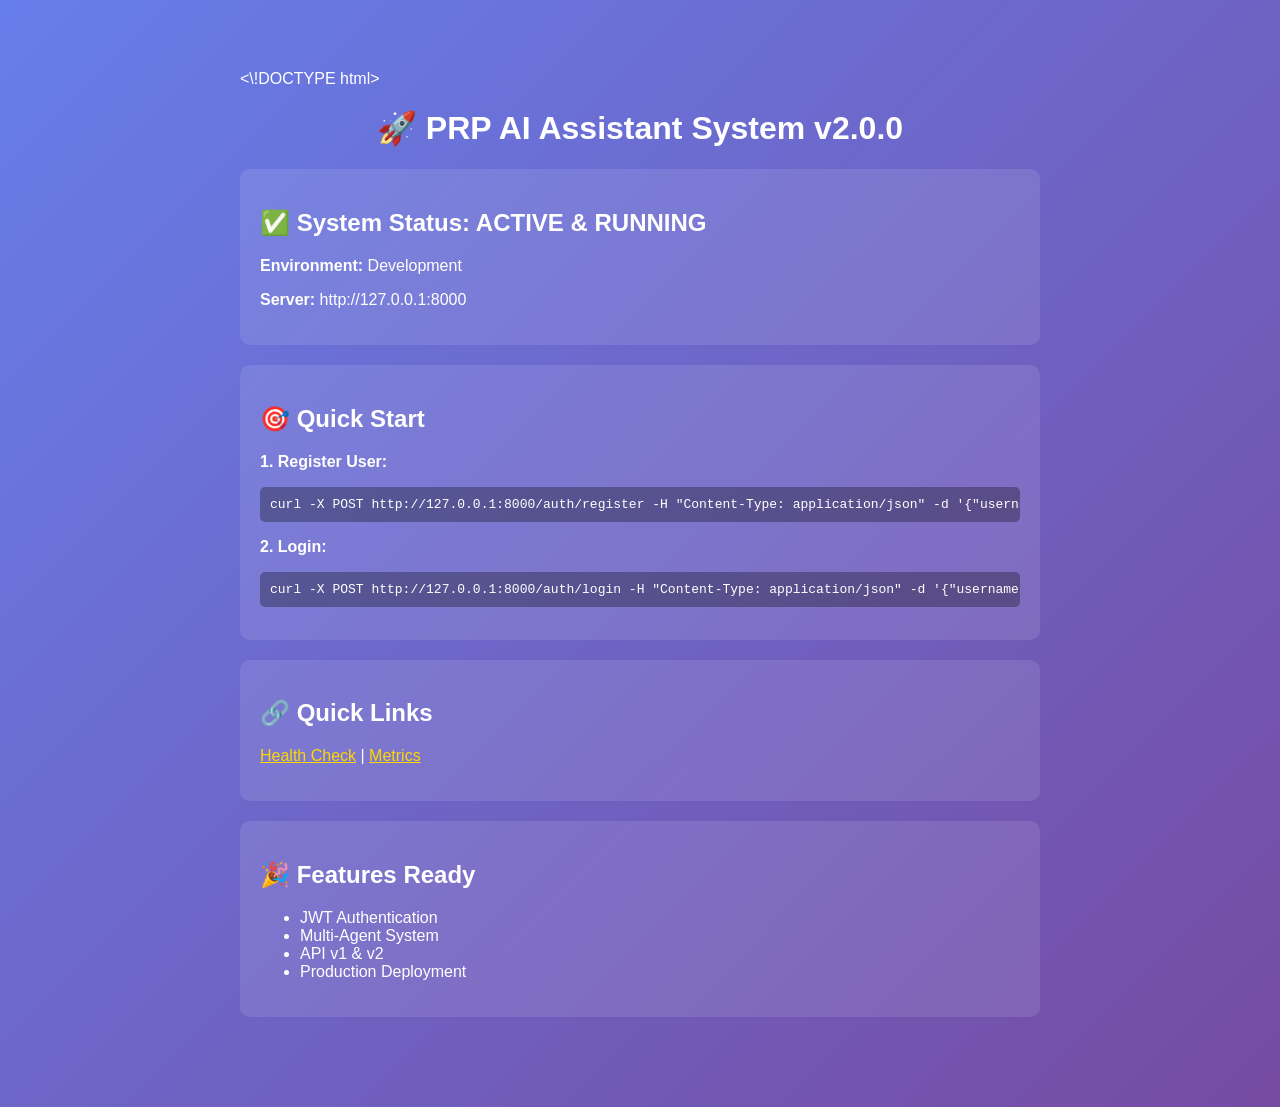
<file: simple_index.html>
<\!DOCTYPE html><html><head><title>PRP AI Assistant</title></head><body style='font-family: Arial; max-width: 800px; margin: 50px auto; padding: 20px; background: linear-gradient(135deg, #667eea 0%, #764ba2 100%); color: white; border-radius: 15px;'><h1 style='text-align: center;'>🚀 PRP AI Assistant System v2.0.0</h1><div style='background: rgba(255,255,255,0.1); padding: 20px; border-radius: 10px; margin: 20px 0;'><h2>✅ System Status: ACTIVE & RUNNING</h2><p><strong>Environment:</strong> Development</p><p><strong>Server:</strong> http://127.0.0.1:8000</p></div><div style='background: rgba(255,255,255,0.1); padding: 20px; border-radius: 10px; margin: 20px 0;'><h2>🎯 Quick Start</h2><p><strong>1. Register User:</strong></p><pre style='background: rgba(0,0,0,0.3); padding: 10px; border-radius: 5px; overflow-x: auto;'>curl -X POST http://127.0.0.1:8000/auth/register -H "Content-Type: application/json" -d '{"username": "admin", "email": "admin@example.com", "password": "securepass123", "role": "admin"}'</pre><p><strong>2. Login:</strong></p><pre style='background: rgba(0,0,0,0.3); padding: 10px; border-radius: 5px; overflow-x: auto;'>curl -X POST http://127.0.0.1:8000/auth/login -H "Content-Type: application/json" -d '{"username": "admin", "password": "securepass123"}'</pre></div><div style='background: rgba(255,255,255,0.1); padding: 20px; border-radius: 10px; margin: 20px 0;'><h2>🔗 Quick Links</h2><p><a href='/health' style='color: #FFD700;'>Health Check</a> | <a href='/metrics' style='color: #FFD700;'>Metrics</a></p></div><div style='background: rgba(255,255,255,0.1); padding: 20px; border-radius: 10px; margin: 20px 0;'><h2>🎉 Features Ready</h2><ul><li>JWT Authentication</li><li>Multi-Agent System</li><li>API v1 & v2</li><li>Production Deployment</li></ul></div></body></html>
</file>
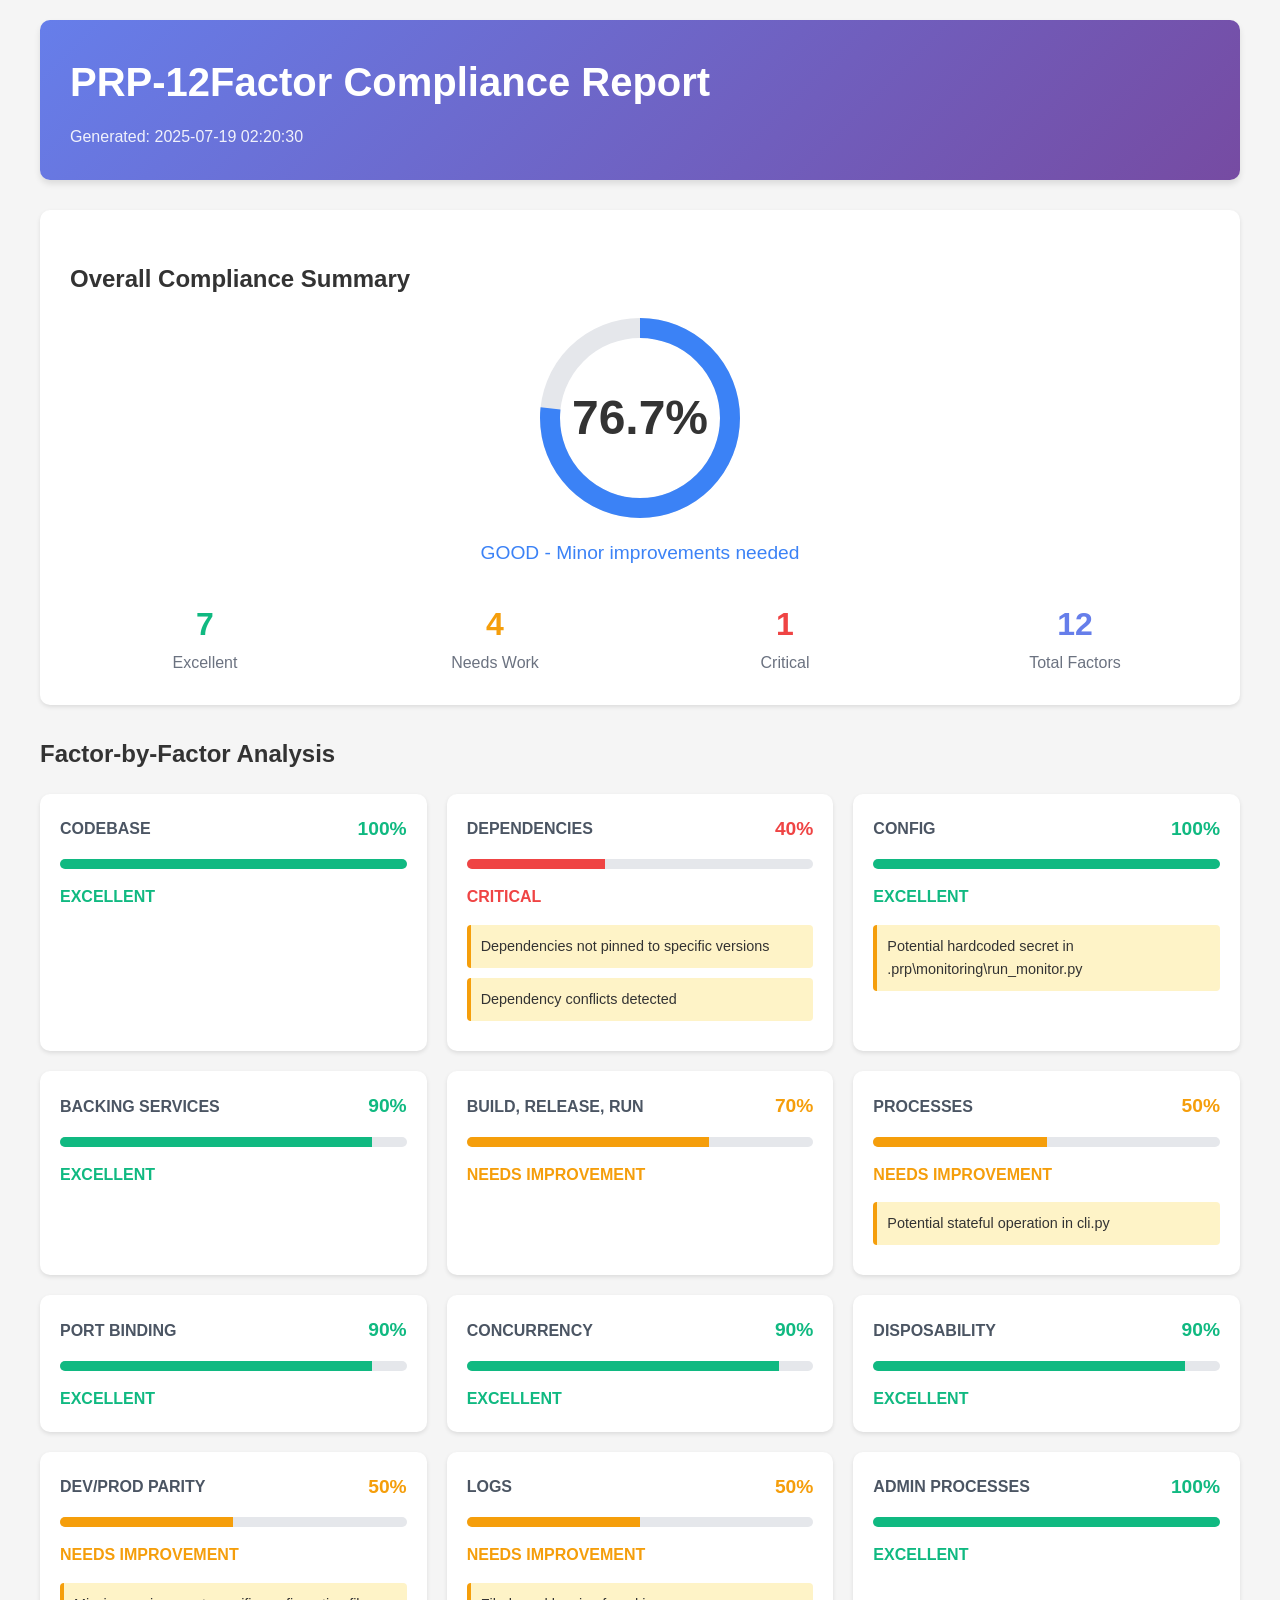
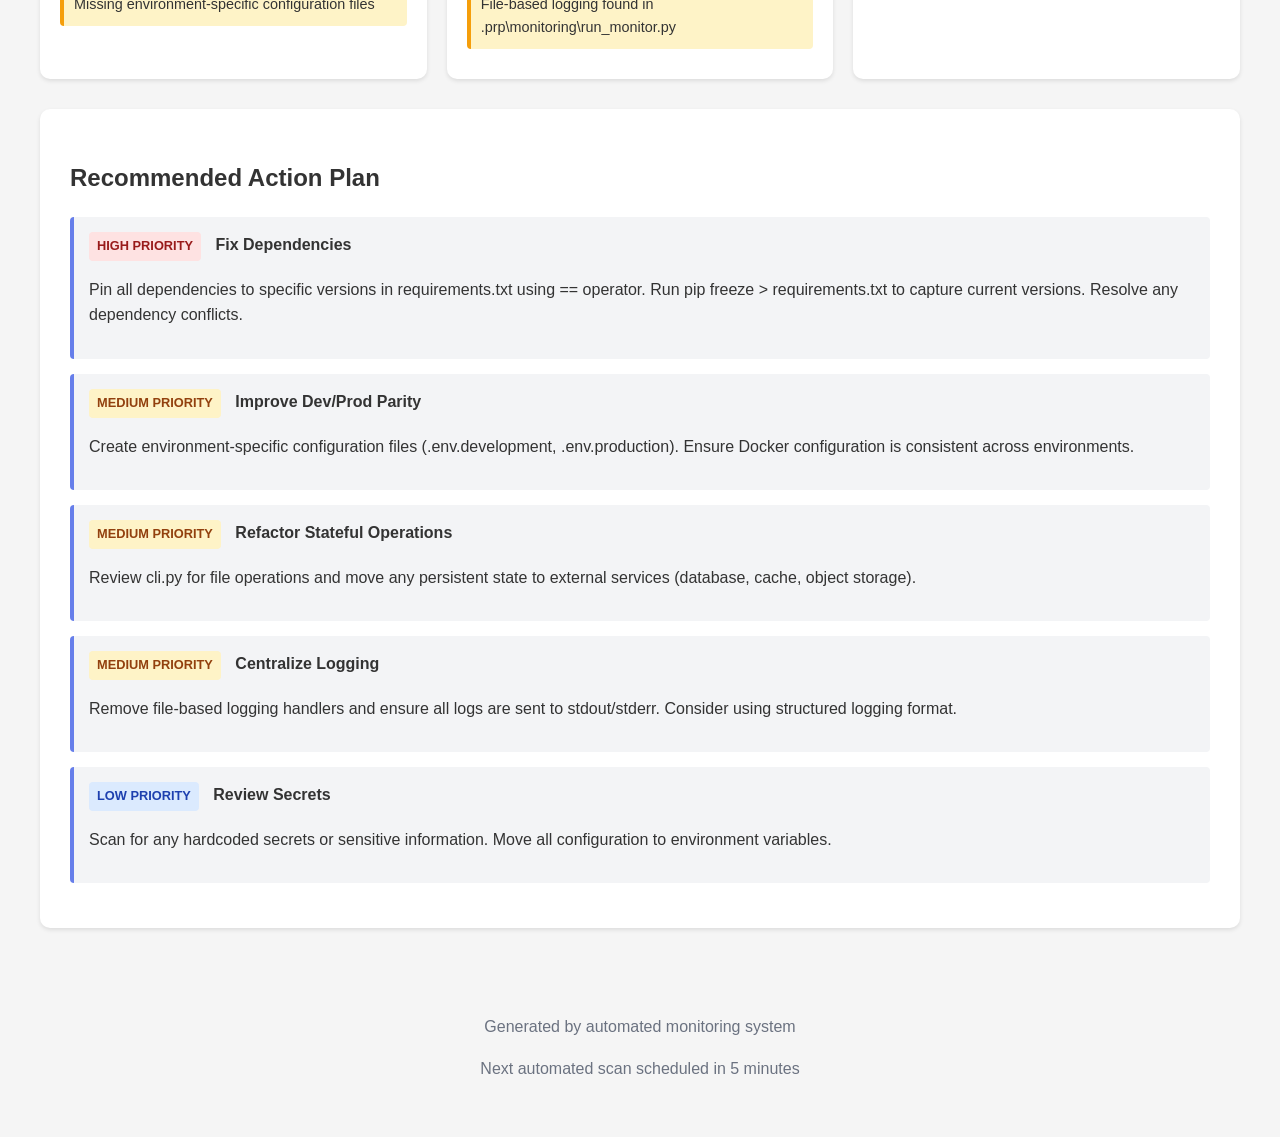
<file: .prp/monitoring/compliance-report.html>
<!DOCTYPE html>
<html lang="en">
<head>
    <meta charset="UTF-8">
    <meta name="viewport" content="width=device-width, initial-scale=1.0">
    <title>PRP-12Factor Compliance Report</title>
    <style>
        body {
            font-family: -apple-system, BlinkMacSystemFont, 'Segoe UI', Roboto, Oxygen, Ubuntu, Cantarell, sans-serif;
            line-height: 1.6;
            color: #333;
            max-width: 1200px;
            margin: 0 auto;
            padding: 20px;
            background-color: #f5f5f5;
        }
        
        .header {
            background: linear-gradient(135deg, #667eea 0%, #764ba2 100%);
            color: white;
            padding: 30px;
            border-radius: 10px;
            margin-bottom: 30px;
            box-shadow: 0 4px 6px rgba(0,0,0,0.1);
        }
        
        .header h1 {
            margin: 0;
            font-size: 2.5em;
        }
        
        .header .subtitle {
            margin-top: 10px;
            opacity: 0.9;
        }
        
        .summary-card {
            background: white;
            border-radius: 10px;
            padding: 30px;
            margin-bottom: 30px;
            box-shadow: 0 2px 4px rgba(0,0,0,0.1);
        }
        
        .score-circle {
            width: 200px;
            height: 200px;
            margin: 20px auto;
            position: relative;
        }
        
        .score-value {
            position: absolute;
            top: 50%;
            left: 50%;
            transform: translate(-50%, -50%);
            font-size: 3em;
            font-weight: bold;
        }
        
        .status {
            text-align: center;
            font-size: 1.2em;
            margin: 20px 0;
        }
        
        .status.excellent { color: #10b981; }
        .status.good { color: #3b82f6; }
        .status.fair { color: #f59e0b; }
        .status.poor { color: #ef4444; }
        
        .factors-grid {
            display: grid;
            grid-template-columns: repeat(auto-fit, minmax(300px, 1fr));
            gap: 20px;
            margin-bottom: 30px;
        }
        
        .factor-card {
            background: white;
            border-radius: 10px;
            padding: 20px;
            box-shadow: 0 2px 4px rgba(0,0,0,0.1);
            transition: transform 0.2s;
        }
        
        .factor-card:hover {
            transform: translateY(-2px);
            box-shadow: 0 4px 8px rgba(0,0,0,0.15);
        }
        
        .factor-header {
            display: flex;
            justify-content: space-between;
            align-items: center;
            margin-bottom: 15px;
        }
        
        .factor-name {
            font-weight: bold;
            text-transform: uppercase;
            color: #4b5563;
        }
        
        .factor-score {
            font-size: 1.2em;
            font-weight: bold;
        }
        
        .score-bar {
            height: 10px;
            background: #e5e7eb;
            border-radius: 5px;
            overflow: hidden;
            margin-bottom: 15px;
        }
        
        .score-fill {
            height: 100%;
            transition: width 0.3s ease;
        }
        
        .score-fill.excellent { background: #10b981; }
        .score-fill.good { background: #3b82f6; }
        .score-fill.needs-improvement { background: #f59e0b; }
        .score-fill.critical { background: #ef4444; }
        
        .issues {
            margin-top: 15px;
        }
        
        .issue {
            background: #fef3c7;
            border-left: 4px solid #f59e0b;
            padding: 10px;
            margin: 10px 0;
            border-radius: 4px;
            font-size: 0.9em;
        }
        
        .action-plan {
            background: white;
            border-radius: 10px;
            padding: 30px;
            box-shadow: 0 2px 4px rgba(0,0,0,0.1);
        }
        
        .action-item {
            background: #f3f4f6;
            border-left: 4px solid #667eea;
            padding: 15px;
            margin: 15px 0;
            border-radius: 4px;
        }
        
        .action-priority {
            display: inline-block;
            padding: 4px 8px;
            border-radius: 4px;
            font-size: 0.8em;
            font-weight: bold;
            margin-right: 10px;
        }
        
        .priority-high { background: #fee2e2; color: #991b1b; }
        .priority-medium { background: #fef3c7; color: #92400e; }
        .priority-low { background: #dbeafe; color: #1e40af; }
        
        .footer {
            text-align: center;
            margin-top: 50px;
            padding: 20px;
            color: #6b7280;
        }
    </style>
</head>
<body>
    <div class="header">
        <h1>PRP-12Factor Compliance Report</h1>
        <div class="subtitle">Generated: 2025-07-19 02:20:30</div>
    </div>
    
    <div class="summary-card">
        <h2>Overall Compliance Summary</h2>
        <div class="score-circle">
            <svg viewBox="0 0 200 200">
                <circle cx="100" cy="100" r="90" fill="none" stroke="#e5e7eb" stroke-width="20"/>
                <circle cx="100" cy="100" r="90" fill="none" stroke="#3b82f6" stroke-width="20"
                        stroke-dasharray="565.48" stroke-dashoffset="132.28"
                        transform="rotate(-90 100 100)"/>
            </svg>
            <div class="score-value">76.7%</div>
        </div>
        <div class="status good">GOOD - Minor improvements needed</div>
        
        <div style="display: grid; grid-template-columns: repeat(4, 1fr); gap: 20px; margin-top: 30px;">
            <div style="text-align: center;">
                <div style="font-size: 2em; font-weight: bold; color: #10b981;">7</div>
                <div style="color: #6b7280;">Excellent</div>
            </div>
            <div style="text-align: center;">
                <div style="font-size: 2em; font-weight: bold; color: #f59e0b;">4</div>
                <div style="color: #6b7280;">Needs Work</div>
            </div>
            <div style="text-align: center;">
                <div style="font-size: 2em; font-weight: bold; color: #ef4444;">1</div>
                <div style="color: #6b7280;">Critical</div>
            </div>
            <div style="text-align: center;">
                <div style="font-size: 2em; font-weight: bold; color: #667eea;">12</div>
                <div style="color: #6b7280;">Total Factors</div>
            </div>
        </div>
    </div>
    
    <h2>Factor-by-Factor Analysis</h2>
    <div class="factors-grid">
        <div class="factor-card">
            <div class="factor-header">
                <span class="factor-name">Codebase</span>
                <span class="factor-score" style="color: #10b981;">100%</span>
            </div>
            <div class="score-bar">
                <div class="score-fill excellent" style="width: 100%"></div>
            </div>
            <div style="color: #10b981; font-weight: bold;">EXCELLENT</div>
        </div>
        
        <div class="factor-card">
            <div class="factor-header">
                <span class="factor-name">Dependencies</span>
                <span class="factor-score" style="color: #ef4444;">40%</span>
            </div>
            <div class="score-bar">
                <div class="score-fill critical" style="width: 40%"></div>
            </div>
            <div style="color: #ef4444; font-weight: bold;">CRITICAL</div>
            <div class="issues">
                <div class="issue">Dependencies not pinned to specific versions</div>
                <div class="issue">Dependency conflicts detected</div>
            </div>
        </div>
        
        <div class="factor-card">
            <div class="factor-header">
                <span class="factor-name">Config</span>
                <span class="factor-score" style="color: #10b981;">100%</span>
            </div>
            <div class="score-bar">
                <div class="score-fill excellent" style="width: 100%"></div>
            </div>
            <div style="color: #10b981; font-weight: bold;">EXCELLENT</div>
            <div class="issues">
                <div class="issue">Potential hardcoded secret in .prp\monitoring\run_monitor.py</div>
            </div>
        </div>
        
        <div class="factor-card">
            <div class="factor-header">
                <span class="factor-name">Backing Services</span>
                <span class="factor-score" style="color: #10b981;">90%</span>
            </div>
            <div class="score-bar">
                <div class="score-fill excellent" style="width: 90%"></div>
            </div>
            <div style="color: #10b981; font-weight: bold;">EXCELLENT</div>
        </div>
        
        <div class="factor-card">
            <div class="factor-header">
                <span class="factor-name">Build, Release, Run</span>
                <span class="factor-score" style="color: #f59e0b;">70%</span>
            </div>
            <div class="score-bar">
                <div class="score-fill needs-improvement" style="width: 70%"></div>
            </div>
            <div style="color: #f59e0b; font-weight: bold;">NEEDS IMPROVEMENT</div>
        </div>
        
        <div class="factor-card">
            <div class="factor-header">
                <span class="factor-name">Processes</span>
                <span class="factor-score" style="color: #f59e0b;">50%</span>
            </div>
            <div class="score-bar">
                <div class="score-fill needs-improvement" style="width: 50%"></div>
            </div>
            <div style="color: #f59e0b; font-weight: bold;">NEEDS IMPROVEMENT</div>
            <div class="issues">
                <div class="issue">Potential stateful operation in cli.py</div>
            </div>
        </div>
        
        <div class="factor-card">
            <div class="factor-header">
                <span class="factor-name">Port Binding</span>
                <span class="factor-score" style="color: #10b981;">90%</span>
            </div>
            <div class="score-bar">
                <div class="score-fill excellent" style="width: 90%"></div>
            </div>
            <div style="color: #10b981; font-weight: bold;">EXCELLENT</div>
        </div>
        
        <div class="factor-card">
            <div class="factor-header">
                <span class="factor-name">Concurrency</span>
                <span class="factor-score" style="color: #10b981;">90%</span>
            </div>
            <div class="score-bar">
                <div class="score-fill excellent" style="width: 90%"></div>
            </div>
            <div style="color: #10b981; font-weight: bold;">EXCELLENT</div>
        </div>
        
        <div class="factor-card">
            <div class="factor-header">
                <span class="factor-name">Disposability</span>
                <span class="factor-score" style="color: #10b981;">90%</span>
            </div>
            <div class="score-bar">
                <div class="score-fill excellent" style="width: 90%"></div>
            </div>
            <div style="color: #10b981; font-weight: bold;">EXCELLENT</div>
        </div>
        
        <div class="factor-card">
            <div class="factor-header">
                <span class="factor-name">Dev/Prod Parity</span>
                <span class="factor-score" style="color: #f59e0b;">50%</span>
            </div>
            <div class="score-bar">
                <div class="score-fill needs-improvement" style="width: 50%"></div>
            </div>
            <div style="color: #f59e0b; font-weight: bold;">NEEDS IMPROVEMENT</div>
            <div class="issues">
                <div class="issue">Missing environment-specific configuration files</div>
            </div>
        </div>
        
        <div class="factor-card">
            <div class="factor-header">
                <span class="factor-name">Logs</span>
                <span class="factor-score" style="color: #f59e0b;">50%</span>
            </div>
            <div class="score-bar">
                <div class="score-fill needs-improvement" style="width: 50%"></div>
            </div>
            <div style="color: #f59e0b; font-weight: bold;">NEEDS IMPROVEMENT</div>
            <div class="issues">
                <div class="issue">File-based logging found in .prp\monitoring\run_monitor.py</div>
            </div>
        </div>
        
        <div class="factor-card">
            <div class="factor-header">
                <span class="factor-name">Admin Processes</span>
                <span class="factor-score" style="color: #10b981;">100%</span>
            </div>
            <div class="score-bar">
                <div class="score-fill excellent" style="width: 100%"></div>
            </div>
            <div style="color: #10b981; font-weight: bold;">EXCELLENT</div>
        </div>
    </div>
    
    <div class="action-plan">
        <h2>Recommended Action Plan</h2>
        
        <div class="action-item">
            <span class="action-priority priority-high">HIGH PRIORITY</span>
            <strong>Fix Dependencies</strong>
            <p>Pin all dependencies to specific versions in requirements.txt using == operator. Run pip freeze > requirements.txt to capture current versions. Resolve any dependency conflicts.</p>
        </div>
        
        <div class="action-item">
            <span class="action-priority priority-medium">MEDIUM PRIORITY</span>
            <strong>Improve Dev/Prod Parity</strong>
            <p>Create environment-specific configuration files (.env.development, .env.production). Ensure Docker configuration is consistent across environments.</p>
        </div>
        
        <div class="action-item">
            <span class="action-priority priority-medium">MEDIUM PRIORITY</span>
            <strong>Refactor Stateful Operations</strong>
            <p>Review cli.py for file operations and move any persistent state to external services (database, cache, object storage).</p>
        </div>
        
        <div class="action-item">
            <span class="action-priority priority-medium">MEDIUM PRIORITY</span>
            <strong>Centralize Logging</strong>
            <p>Remove file-based logging handlers and ensure all logs are sent to stdout/stderr. Consider using structured logging format.</p>
        </div>
        
        <div class="action-item">
            <span class="action-priority priority-low">LOW PRIORITY</span>
            <strong>Review Secrets</strong>
            <p>Scan for any hardcoded secrets or sensitive information. Move all configuration to environment variables.</p>
        </div>
    </div>
    
    <div class="footer">
        <p>Generated by automated monitoring system</p>
        <p>Next automated scan scheduled in 5 minutes</p>
    </div>
</body>
</html>
</file>
